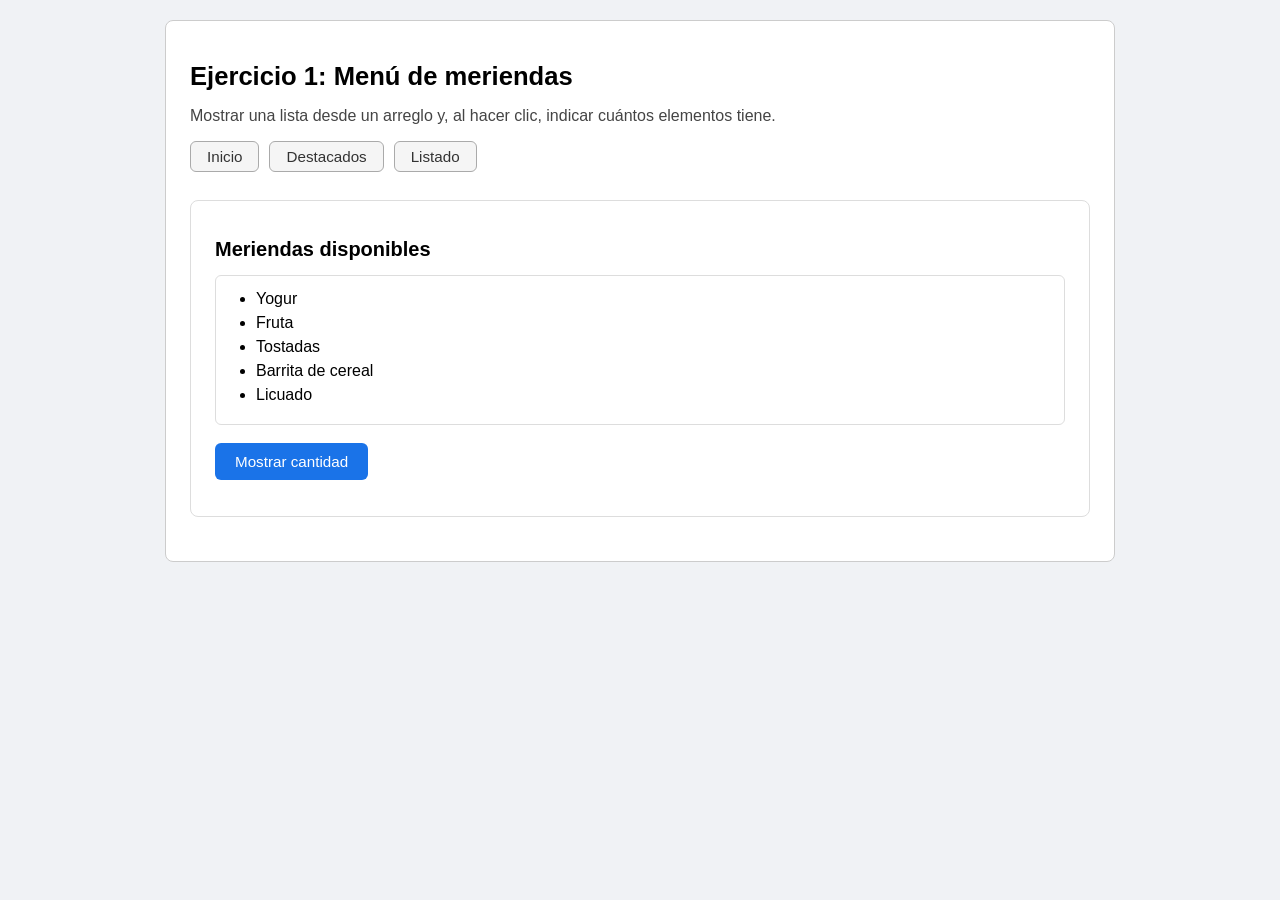
<file: index.html>
<!DOCTYPE html>
<html lang="es">
<head>
  <meta charset="UTF-8" />
  <meta name="viewport" content="width=device-width, initial-scale=1.0" />
  <title>Ejercicio 1: Menú de meriendas</title>
  <link rel="stylesheet" href="styles.css" />
</head>
<body>

  <div class="contenedor-principal">
    <h1>Ejercicio 1: Menú de meriendas</h1>
    <p class="descripcion">Mostrar una lista desde un arreglo y, al hacer clic, indicar cuántos elementos tiene.</p>

    <nav>
     <a href="index.html">Inicio</a>
     <a href="destacados.html">Destacados</a>
     <a href="listado.html">Listado</a>
    </nav>

    <div class="seccion">
      <h2>Meriendas disponibles</h2>
      <div id="lista-meriendas"></div>
      <button id="btn-cantidad">Mostrar cantidad</button>
      <p id="resultado"></p>
    </div>
  </div>
<!-- Ejercicio 1: menu de meriendas con arreglo y forEach -->
  <script>
    var meriendas = ["Yogur", "Fruta", "Tostadas", "Barrita de cereal", "Licuado"];

    var contenedor = document.getElementById("lista-meriendas");
    var ul = document.createElement("ul");

    meriendas.forEach(function(m) {
      var li = document.createElement("li");
      li.textContent = m;
      ul.appendChild(li);
    });

    contenedor.appendChild(ul);

    document.getElementById("btn-cantidad").addEventListener("click", function() {
      document.getElementById("resultado").textContent = "Cantidad: " + meriendas.length + " meriendas.";
    });
  </script>

</body>
</html>
</file>
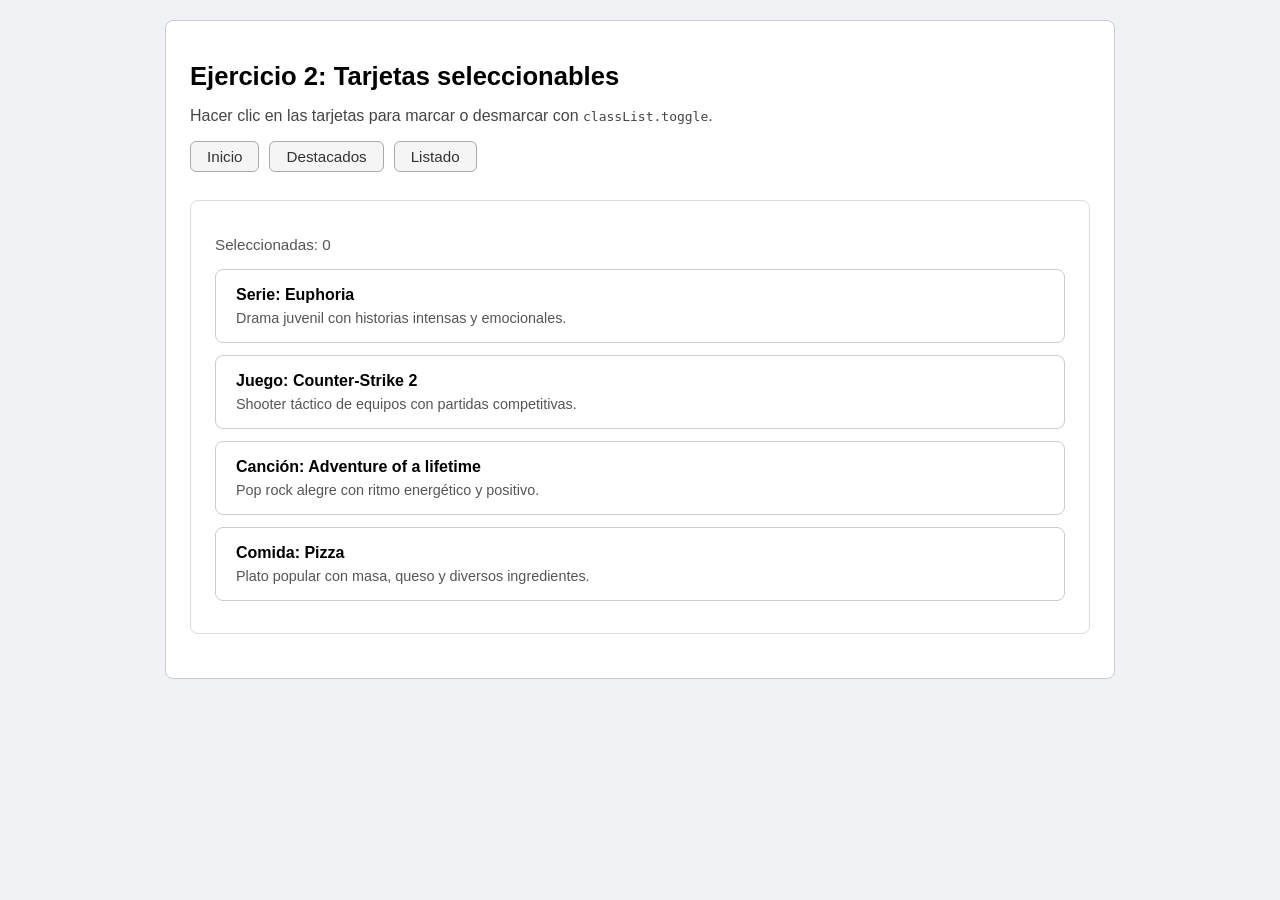
<file: destacados.html>
<!DOCTYPE html>
<html lang="es">
<head>
  <meta charset="UTF-8" />
  <meta name="viewport" content="width=device-width, initial-scale=1.0" />
  <title>Ejercicio 2: Tarjetas seleccionables</title>
  <link rel="stylesheet" href="styles.css" />
</head>
<body>

  <div class="contenedor-principal">
    <h1>Ejercicio 2: Tarjetas seleccionables</h1>
    <p class="descripcion">Hacer clic en las tarjetas para marcar o desmarcar con <code>classList.toggle</code>.</p>

    <nav>
      <a href="index.html">Inicio</a>
      <a href="destacados.html">Destacados</a>
      <a href="listado.html">Listado</a>
    </nav>
    <div class="seccion">
      <p id="contador">Seleccionadas: 0</p>
      <div id="cards-container"></div>
    </div>
  </div>
<!-- Ejercicio 2: tarjetas seleccionables con classList -->
  <script>
    var items = [
      { titulo: "Serie: Euphoria",        detalle: "Drama juvenil con historias intensas y emocionales." },
      { titulo: "Juego: Counter-Strike 2",         detalle: "Shooter táctico de equipos con partidas competitivas." },
      { titulo: "Canción: Adventure of a lifetime",    detalle: "Pop rock alegre con ritmo energético y positivo." },
      { titulo: "Comida: Pizza",  detalle: "Plato popular con masa, queso y diversos ingredientes." }
    ];

    var contenedor = document.getElementById("cards-container");
    var contadorEl = document.getElementById("contador");

    function actualizarContador() {
      var n = document.querySelectorAll(".card.seleccionada").length;
      contadorEl.textContent = "Seleccionadas: " + n;
    }

    items.forEach(function(item) {
      var div = document.createElement("div");
      div.className = "card";
      div.innerHTML = "<h3>" + item.titulo + "</h3><p>" + item.detalle + "</p>";
      div.addEventListener("click", function() {
        div.classList.toggle("seleccionada");
        actualizarContador();
      });
      contenedor.appendChild(div);
    });
  </script>

</body>
</html>
</file>
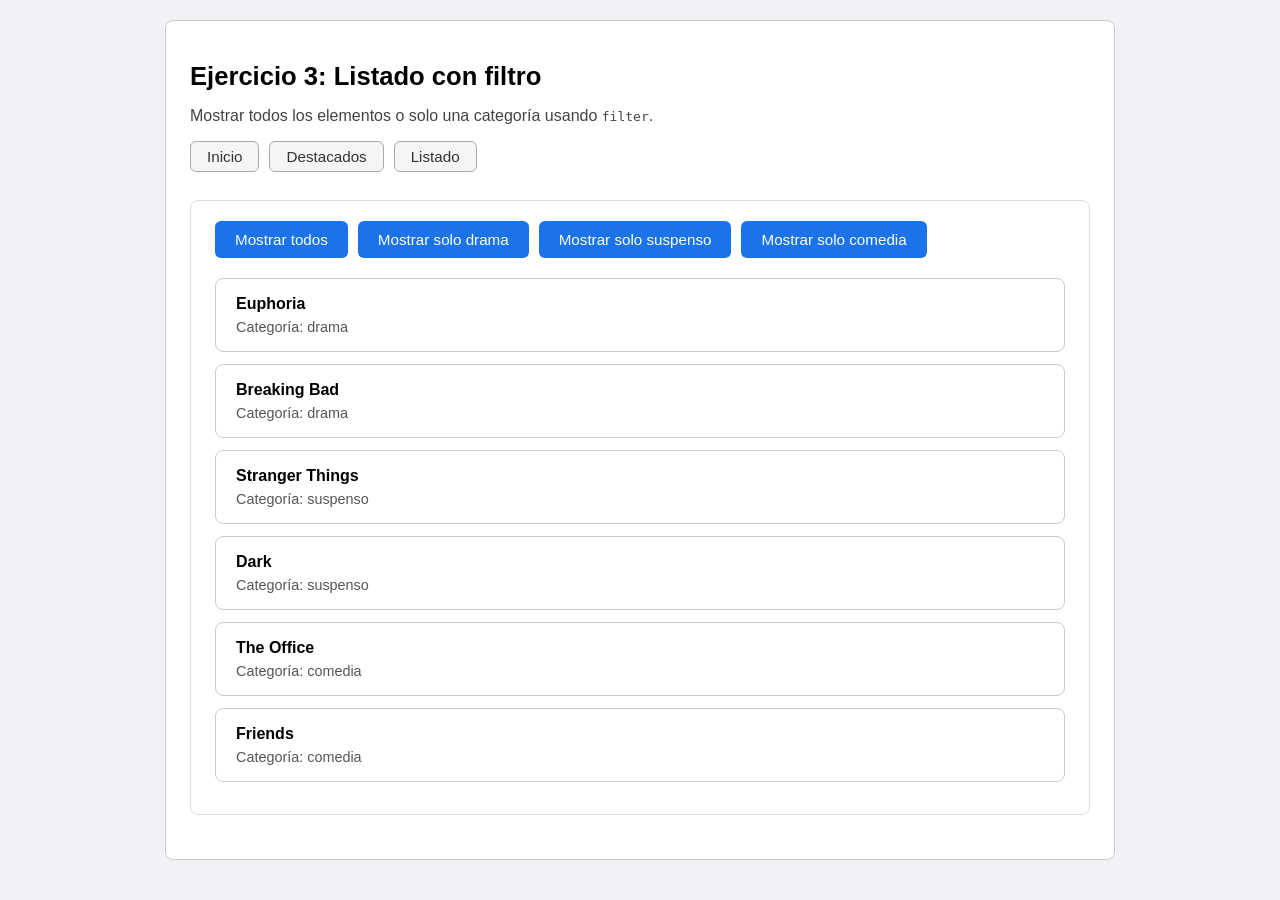
<file: listado.html>
<!DOCTYPE html>
<html lang="es">
<head>
  <meta charset="UTF-8" />
  <meta name="viewport" content="width=device-width, initial-scale=1.0" />
  <title>Ejercicio 3: Listado con filtro</title>
  <link rel="stylesheet" href="styles.css" />
</head>
<body>

  <div class="contenedor-principal">
    <h1>Ejercicio 3: Listado con filtro</h1>
    <p class="descripcion">Mostrar todos los elementos o solo una categoría usando <code>filter</code>.</p>

    <nav>
      <a href="index.html">Inicio</a>
      <a href="destacados.html">Destacados</a>
      <a href="listado.html">Listado</a>
    </nav>
    <div class="seccion">
      <div class="botones">
        <button id="btn-todos">Mostrar todos</button>
        <button id="btn-drama">Mostrar solo drama</button>
        <button id="btn-suspenso">Mostrar solo suspenso</button>
        <button id="btn-comedia">Mostrar solo comedia</button>
      </div>
      <div id="lista-elementos"></div>
    </div>
  </div>
<!-- Ejercicio 3: listado de series filtradas por categoria con filter -->

  <script>
   var elementos = [
  { nombre: "Euphoria",        categoria: "drama" },
  { nombre: "Breaking Bad",    categoria: "drama" },
  { nombre: "Stranger Things", categoria: "suspenso" },
  { nombre: "Dark",            categoria: "suspenso" },
  { nombre: "The Office",      categoria: "comedia" },
  { nombre: "Friends",         categoria: "comedia" }
];

var contenedor = document.getElementById("lista-elementos");

function renderizar(lista) {
  contenedor.innerHTML = "";
  lista.forEach(function(item) {
    var div = document.createElement("div");
    div.className = "card";
    div.innerHTML = "<h3>" + item.nombre + "</h3><p>Categoría: " + item.categoria + "</p>";
    contenedor.appendChild(div);
  });
}

document.getElementById("btn-todos").addEventListener("click", function() {
  renderizar(elementos);
});

document.getElementById("btn-drama").addEventListener("click", function() {
  var soloDrama = elementos.filter(function(item) {
    return item.categoria === "drama";
  });
  renderizar(soloDrama);
});

document.getElementById("btn-suspenso").addEventListener("click", function() {
  var soloSuspenso = elementos.filter(function(item) {
    return item.categoria === "suspenso";
  });
  renderizar(soloSuspenso);
});

document.getElementById("btn-comedia").addEventListener("click", function() {
  var soloComedia = elementos.filter(function(item) {
    return item.categoria === "comedia";
  });
  renderizar(soloComedia);
});

renderizar(elementos);
  </script>

</body>
</html>
</file>
<file: styles.css>
body {
  font-family: Arial, sans-serif;
  background-color: #f0f2f5;
  margin: 0;
  padding: 20px;
}

.contenedor-principal {
  background-color: #fff;
  border: 1px solid #ccc;
  border-radius: 8px;
  padding: 24px;
  max-width: 900px;
  margin: 0 auto;
}

h1 {
  font-size: 1.6rem;
  margin-bottom: 8px;
}

p.descripcion {
  color: #444;
  margin-bottom: 16px;
}

nav {
  display: flex;
  gap: 10px;
  margin-bottom: 28px;
}

nav a {
  text-decoration: none;
  padding: 6px 16px;
  border: 1px solid #aaa;
  border-radius: 6px;
  color: #333;
  background: #f5f5f5;
  font-size: 0.95rem;
}

nav a:hover {
  background: #e0e0e0;
}

.seccion {
  background: #fff;
  border: 1px solid #ddd;
  border-radius: 8px;
  padding: 20px 24px;
  margin-bottom: 20px;
}

h2 {
  font-size: 1.25rem;
  margin-bottom: 14px;
}

button {
  background-color: #1a73e8;
  color: #fff;
  border: none;
  padding: 10px 20px;
  border-radius: 6px;
  font-size: 0.95rem;
  cursor: pointer;
}

button:hover {
  background-color: #1558b0;
}

/* --- index.html --- */
#lista-meriendas {
  border: 1px solid #ddd;
  border-radius: 6px;
  padding: 14px 20px;
  margin-bottom: 18px;
}

#lista-meriendas ul {
  margin: 0;
  padding-left: 20px;
}

#lista-meriendas li {
  margin-bottom: 6px;
  font-size: 1rem;
}

#resultado {
  margin-top: 14px;
  font-size: 1rem;
  color: #333;
}

/* --- destacados.html --- */
#contador {
  font-size: 0.95rem;
  color: #555;
  margin-bottom: 16px;
}

.card {
  border: 1px solid #ccc;
  border-radius: 8px;
  padding: 16px 20px;
  margin-bottom: 12px;
  cursor: pointer;
  background-color: #fff;
  transition: background-color 0.2s;
}

.card:hover {
  background-color: #f9f9f9;
}

.card.seleccionada {
  background-color: #d4f5d4;
  border-color: #5cb85c;
}

.card h3 {
  margin: 0 0 6px 0;
  font-size: 1rem;
}

.card p {
  margin: 0;
  font-size: 0.9rem;
  color: #555;
}

/* --- listado.html --- */
.botones {
  display: flex;
  gap: 10px;
  margin-bottom: 20px;
}
</file>
